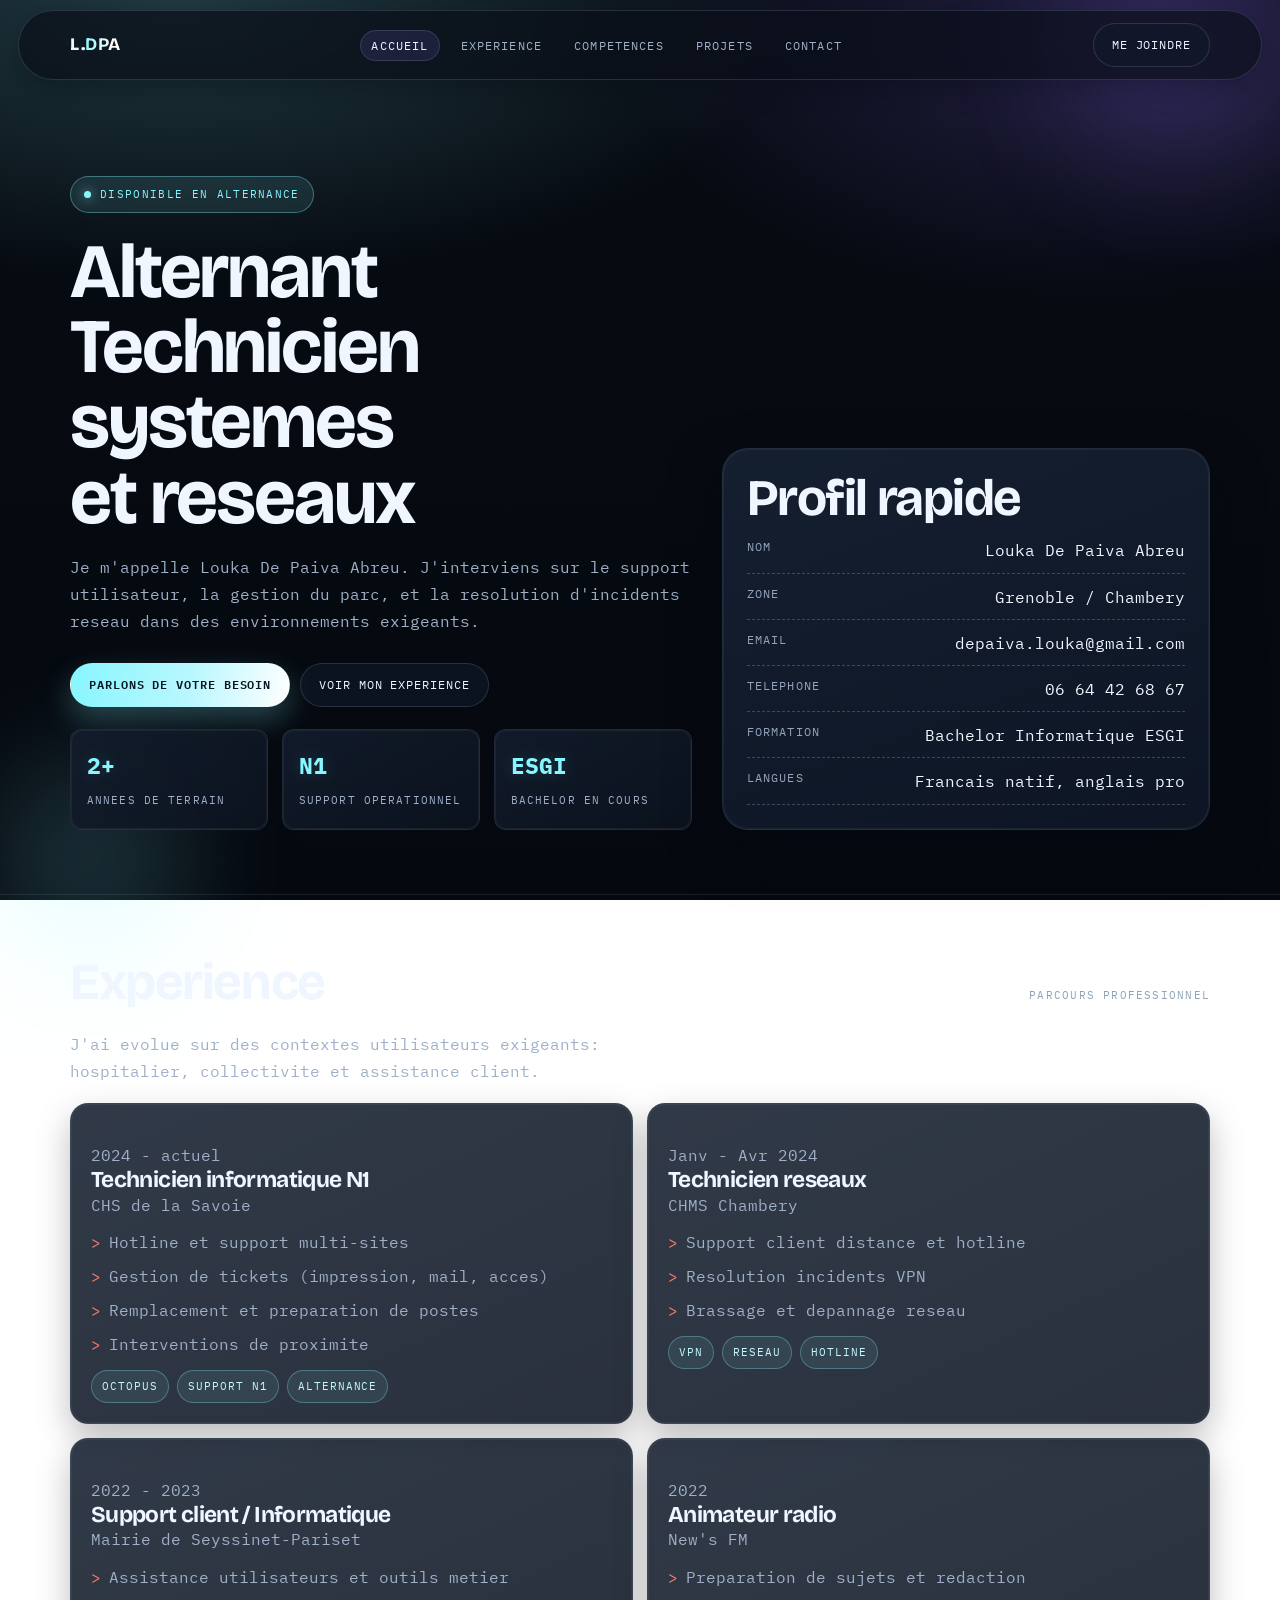
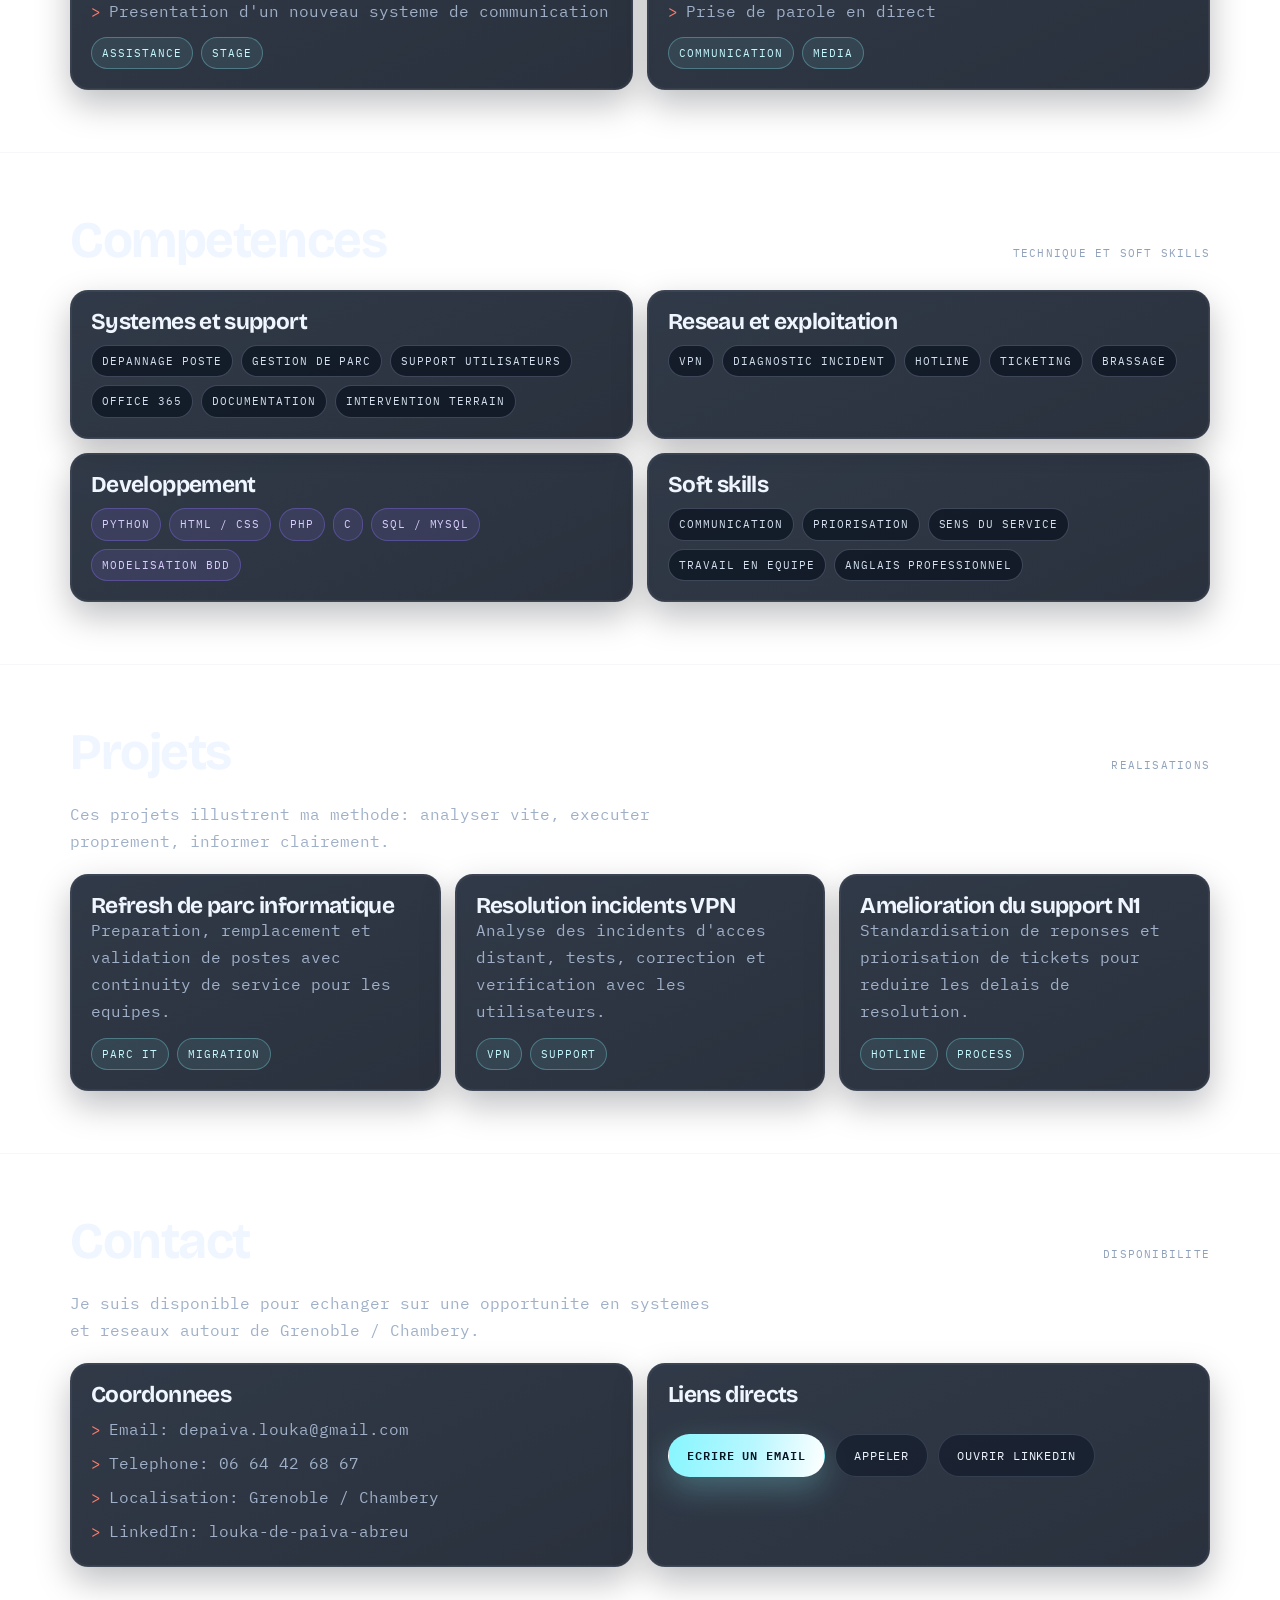
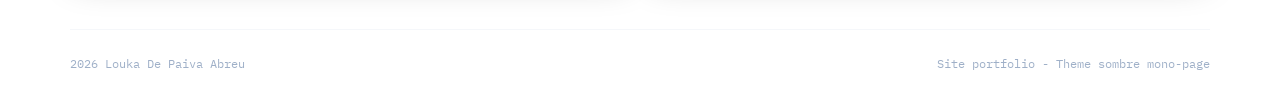
<file: index.html>
<!DOCTYPE html>
<html lang="fr">

<head>
  <meta charset="UTF-8" />
  <meta name="viewport" content="width=device-width, initial-scale=1.0" />
  <meta name="description" content="Accueil du portfolio de Louka De Paiva Abreu, technicien systemes et reseaux." />
  <title>Louka De Paiva Abreu | Accueil</title>
  <link rel="preconnect" href="https://fonts.googleapis.com" />
  <link rel="preconnect" href="https://fonts.gstatic.com" crossorigin />
  <link
    href="https://fonts.googleapis.com/css2?family=Bricolage+Grotesque:wght@500;700;800&family=IBM+Plex+Mono:wght@400;500&display=swap"
    rel="stylesheet" />
  <link rel="stylesheet" href="styles.css" />
</head>

<body>
  <div class="top-progress" id="topProgress" aria-hidden="true"></div>

  <nav class="nav">
    <div class="nav-inner">
      <a class="brand" href="#top">L.<strong>DPA</strong></a>
      <ul class="links">
        <li><a class="active" href="#top">Accueil</a></li>
        <li><a href="#experience">Experience</a></li>
        <li><a href="#competences">Competences</a></li>
        <li><a href="#projets">Projets</a></li>
        <li><a href="#contact">Contact</a></li>
      </ul>
      <a class="btn btn-secondary" href="#contact">Me joindre</a>
    </div>
  </nav>

  <header class="hero" id="top">
    <div class="wrap hero-grid">
      <div class="reveal">
        <p class="kicker">Disponible en alternance</p>
        <h1>Alternant Technicien systemes et reseaux</h1>
        <p class="lead">Je m'appelle Louka De Paiva Abreu. J'interviens sur le support utilisateur, la gestion du parc,
          et la resolution d'incidents reseau dans des environnements exigeants.</p>
        <div class="hero-actions">
          <a class="btn btn-primary" href="#contact">Parlons de votre besoin</a>
          <a class="btn btn-secondary" href="#experience">Voir mon experience</a>
        </div>

        <div class="quick-grid">
          <article class="metric">
            <strong>2+</strong>
            <span>Annees de terrain</span>
          </article>
          <article class="metric">
            <strong>N1</strong>
            <span>Support operationnel</span>
          </article>
          <article class="metric">
            <strong>ESGI</strong>
            <span>Bachelor en cours</span>
          </article>
        </div>
      </div>

      <aside class="panel reveal">
        <h2>Profil rapide</h2>
        <ul class="info-list">
          <li><span>Nom</span>Louka De Paiva Abreu</li>
          <li><span>Zone</span>Grenoble / Chambery</li>
          <li><span>Email</span>depaiva.louka@gmail.com</li>
          <li><span>Telephone</span>06 64 42 68 67</li>
          <li><span>Formation</span>Bachelor Informatique ESGI</li>
          <li><span>Langues</span>Francais natif, anglais pro</li>
        </ul>
      </aside>
    </div>
  </header>

  <section class="section" id="experience">
    <div class="wrap">
      <div class="title-row reveal">
        <h2>Experience</h2>
        <small>Parcours professionnel</small>
      </div>
      <p class="lead reveal">J'ai evolue sur des contextes utilisateurs exigeants: hospitalier, collectivite et
        assistance client.</p>
      <div class="grid-2" style="margin-top: 18px;">
        <article class="item reveal">
          <p class="lead">2024 - actuel</p>
          <h3>Technicien informatique N1</h3>
          <p>CHS de la Savoie</p>
          <ul>
            <li>Hotline et support multi-sites</li>
            <li>Gestion de tickets (impression, mail, acces)</li>
            <li>Remplacement et preparation de postes</li>
            <li>Interventions de proximite</li>
          </ul>
          <div class="tags">
            <span class="tag">Octopus</span>
            <span class="tag">Support N1</span>
            <span class="tag">Alternance</span>
          </div>
        </article>
        <article class="item reveal">
          <p class="lead">Janv - Avr 2024</p>
          <h3>Technicien reseaux</h3>
          <p>CHMS Chambery</p>
          <ul>
            <li>Support client distance et hotline</li>
            <li>Resolution incidents VPN</li>
            <li>Brassage et depannage reseau</li>
          </ul>
          <div class="tags">
            <span class="tag">VPN</span>
            <span class="tag">Reseau</span>
            <span class="tag">Hotline</span>
          </div>
        </article>
        <article class="item reveal">
          <p class="lead">2022 - 2023</p>
          <h3>Support client / Informatique</h3>
          <p>Mairie de Seyssinet-Pariset</p>
          <ul>
            <li>Assistance utilisateurs et outils metier</li>
            <li>Presentation d'un nouveau systeme de communication</li>
          </ul>
          <div class="tags">
            <span class="tag">Assistance</span>
            <span class="tag">Stage</span>
          </div>
        </article>
        <article class="item reveal">
          <p class="lead">2022</p>
          <h3>Animateur radio</h3>
          <p>New's FM</p>
          <ul>
            <li>Preparation de sujets et redaction</li>
            <li>Prise de parole en direct</li>
          </ul>
          <div class="tags">
            <span class="tag">Communication</span>
            <span class="tag">Media</span>
          </div>
        </article>
      </div>
    </div>
  </section>

  <section class="section" id="competences">
    <div class="wrap">
      <div class="title-row reveal">
        <h2>Competences</h2>
        <small>Technique et soft skills</small>
      </div>
      <div class="grid-2">
        <article class="item reveal">
          <h3>Systemes et support</h3>
          <div class="pills">
            <span class="pill">Depannage poste</span>
            <span class="pill">Gestion de parc</span>
            <span class="pill">Support utilisateurs</span>
            <span class="pill">Office 365</span>
            <span class="pill">Documentation</span>
            <span class="pill">Intervention terrain</span>
          </div>
        </article>

        <article class="item reveal">
          <h3>Reseau et exploitation</h3>
          <div class="pills">
            <span class="pill">VPN</span>
            <span class="pill">Diagnostic incident</span>
            <span class="pill">Hotline</span>
            <span class="pill">Ticketing</span>
            <span class="pill">Brassage</span>
          </div>
        </article>

        <article class="item reveal">
          <h3>Developpement</h3>
          <div class="pills">
            <span class="pill alt">Python</span>
            <span class="pill alt">HTML / CSS</span>
            <span class="pill alt">PHP</span>
            <span class="pill alt">C</span>
            <span class="pill alt">SQL / MySQL</span>
            <span class="pill alt">Modelisation BDD</span>
          </div>
        </article>

        <article class="item reveal">
          <h3>Soft skills</h3>
          <div class="pills">
            <span class="pill">Communication</span>
            <span class="pill">Priorisation</span>
            <span class="pill">Sens du service</span>
            <span class="pill">Travail en equipe</span>
            <span class="pill">Anglais professionnel</span>
          </div>
        </article>
      </div>
    </div>
  </section>

  <section class="section" id="projets">
    <div class="wrap">
      <div class="title-row reveal">
        <h2>Projets</h2>
        <small>Realisations</small>
      </div>
      <p class="lead reveal">Ces projets illustrent ma methode: analyser vite, executer proprement, informer clairement.
      </p>
      <div class="grid-3" style="margin-top: 18px;">
        <article class="item reveal">
          <h3>Refresh de parc informatique</h3>
          <p>Preparation, remplacement et validation de postes avec continuity de service pour les equipes.</p>
          <div class="tags">
            <span class="tag">Parc IT</span>
            <span class="tag">Migration</span>
          </div>
        </article>

        <article class="item reveal">
          <h3>Resolution incidents VPN</h3>
          <p>Analyse des incidents d'acces distant, tests, correction et verification avec les utilisateurs.</p>
          <div class="tags">
            <span class="tag">VPN</span>
            <span class="tag">Support</span>
          </div>
        </article>

        <article class="item reveal">
          <h3>Amelioration du support N1</h3>
          <p>Standardisation de reponses et priorisation de tickets pour reduire les delais de resolution.</p>
          <div class="tags">
            <span class="tag">Hotline</span>
            <span class="tag">Process</span>
          </div>
        </article>
      </div>
    </div>
  </section>

  <section class="section" id="contact">
    <div class="wrap">
      <div class="title-row reveal">
        <h2>Contact</h2>
        <small>Disponibilite</small>
      </div>
      <p class="lead reveal">Je suis disponible pour echanger sur une opportunite en systemes et reseaux autour de
        Grenoble / Chambery.</p>
      <div class="grid-2" style="margin-top: 18px;">
        <article class="item reveal">
          <h3>Coordonnees</h3>
          <ul>
            <li>Email: depaiva.louka@gmail.com</li>
            <li>Telephone: 06 64 42 68 67</li>
            <li>Localisation: Grenoble / Chambery</li>
            <li>LinkedIn: louka-de-paiva-abreu</li>
          </ul>
        </article>

        <article class="item reveal">
          <h3>Liens directs</h3>
          <div class="hero-actions">
            <a class="btn btn-primary" href="mailto:depaiva.louka@gmail.com">Ecrire un email</a>
            <a class="btn btn-secondary" href="tel:0664426867">Appeler</a>
            <a class="btn btn-secondary" href="https://www.linkedin.com/in/louka-de-paiva-abreu-9970092aa/"
              target="_blank" rel="noreferrer noopener">Ouvrir LinkedIn</a>
          </div>
        </article>
      </div>
    </div>
  </section>

  <footer class="footer wrap">
    <span id="yearLabel"></span>
    <span>Site portfolio - Theme sombre mono-page</span>
  </footer>

  <script src="main.js"></script>
</body>

</html>
</file>
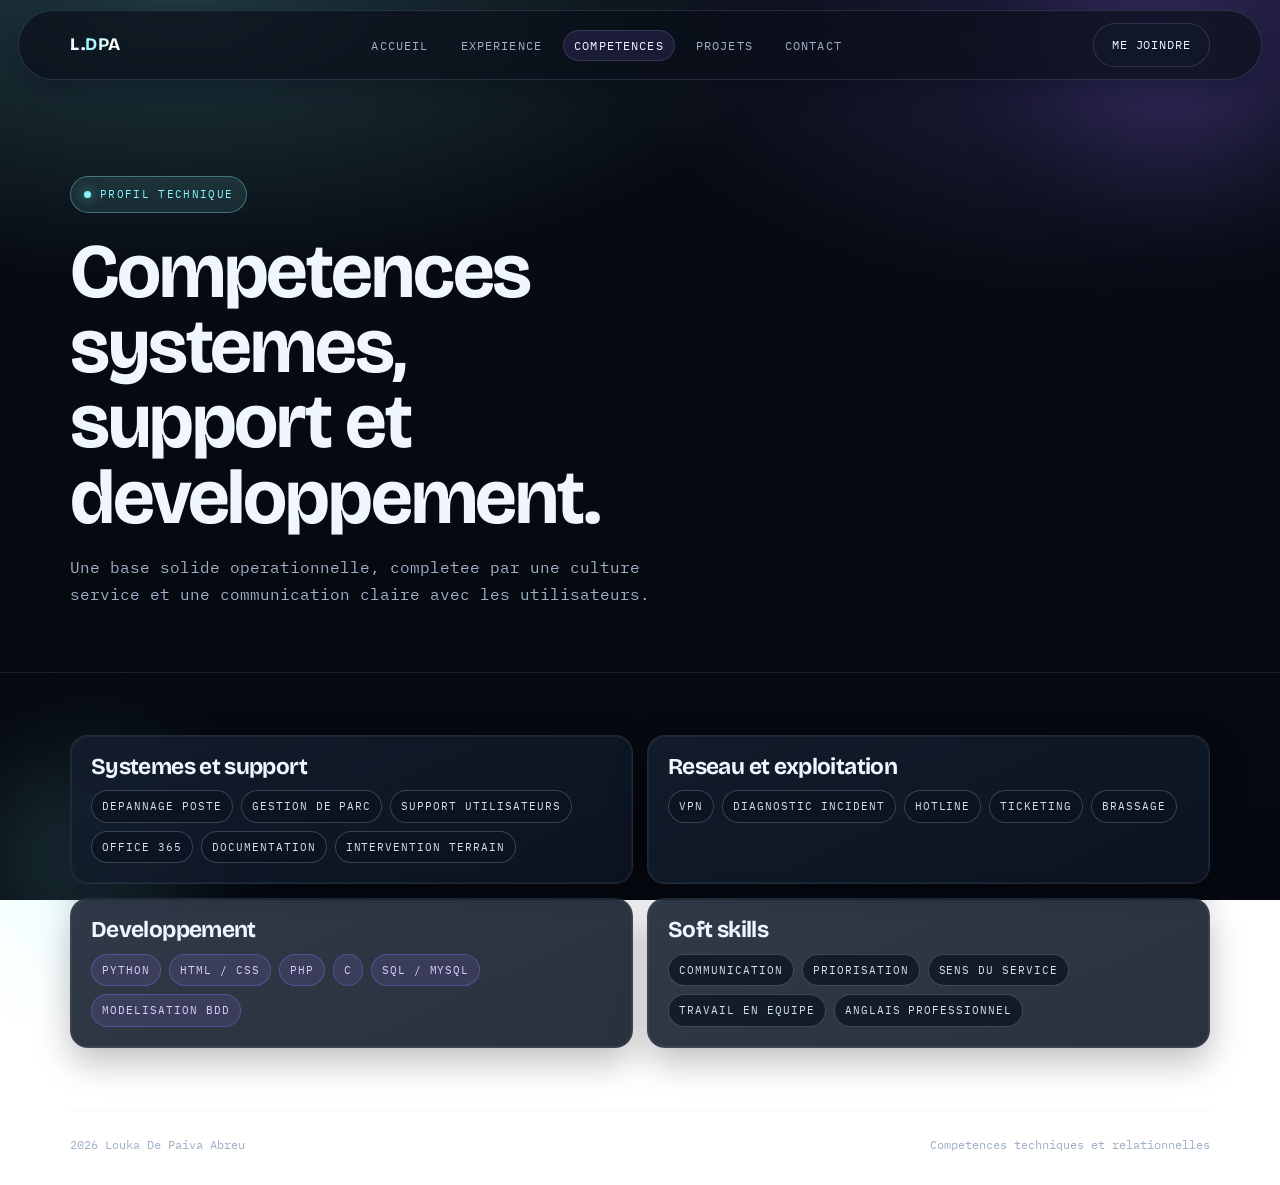
<file: competences.html>
<!DOCTYPE html>
<html lang="fr">
<head>
  <meta charset="UTF-8" />
  <meta name="viewport" content="width=device-width, initial-scale=1.0" />
  <meta name="description" content="Competences techniques et soft skills de Louka De Paiva Abreu." />
  <title>Louka De Paiva Abreu | Competences</title>
  <link rel="preconnect" href="https://fonts.googleapis.com" />
  <link rel="preconnect" href="https://fonts.gstatic.com" crossorigin />
  <link href="https://fonts.googleapis.com/css2?family=Bricolage+Grotesque:wght@500;700;800&family=IBM+Plex+Mono:wght@400;500&display=swap" rel="stylesheet" />
  <link rel="stylesheet" href="styles.css" />
</head>
<body>
  <div class="top-progress" id="topProgress" aria-hidden="true"></div>

  <nav class="nav">
    <div class="nav-inner">
      <a class="brand" href="index.html">L.<strong>DPA</strong></a>
      <ul class="links">
        <li><a href="index.html">Accueil</a></li>
        <li><a href="experience.html">Experience</a></li>
        <li><a class="active" href="competences.html">Competences</a></li>
        <li><a href="projets.html">Projets</a></li>
        <li><a href="contact.html">Contact</a></li>
      </ul>
      <a class="btn btn-secondary" href="contact.html">Me joindre</a>
    </div>
  </nav>

  <header class="page-head">
    <div class="wrap reveal">
      <p class="kicker">Profil technique</p>
      <h1>Competences systemes, support et developpement.</h1>
      <p class="lead">Une base solide operationnelle, completee par une culture service et une communication claire avec les utilisateurs.</p>
    </div>
  </header>

  <main class="section">
    <div class="wrap grid-2">
      <article class="item reveal">
        <h3>Systemes et support</h3>
        <div class="pills">
          <span class="pill">Depannage poste</span>
          <span class="pill">Gestion de parc</span>
          <span class="pill">Support utilisateurs</span>
          <span class="pill">Office 365</span>
          <span class="pill">Documentation</span>
          <span class="pill">Intervention terrain</span>
        </div>
      </article>

      <article class="item reveal">
        <h3>Reseau et exploitation</h3>
        <div class="pills">
          <span class="pill">VPN</span>
          <span class="pill">Diagnostic incident</span>
          <span class="pill">Hotline</span>
          <span class="pill">Ticketing</span>
          <span class="pill">Brassage</span>
        </div>
      </article>

      <article class="item reveal">
        <h3>Developpement</h3>
        <div class="pills">
          <span class="pill alt">Python</span>
          <span class="pill alt">HTML / CSS</span>
          <span class="pill alt">PHP</span>
          <span class="pill alt">C</span>
          <span class="pill alt">SQL / MySQL</span>
          <span class="pill alt">Modelisation BDD</span>
        </div>
      </article>

      <article class="item reveal">
        <h3>Soft skills</h3>
        <div class="pills">
          <span class="pill">Communication</span>
          <span class="pill">Priorisation</span>
          <span class="pill">Sens du service</span>
          <span class="pill">Travail en equipe</span>
          <span class="pill">Anglais professionnel</span>
        </div>
      </article>
    </div>
  </main>

  <footer class="footer wrap">
    <span id="yearLabel"></span>
    <span>Competences techniques et relationnelles</span>
  </footer>

  <script src="main.js"></script>
</body>
</html>
</file>
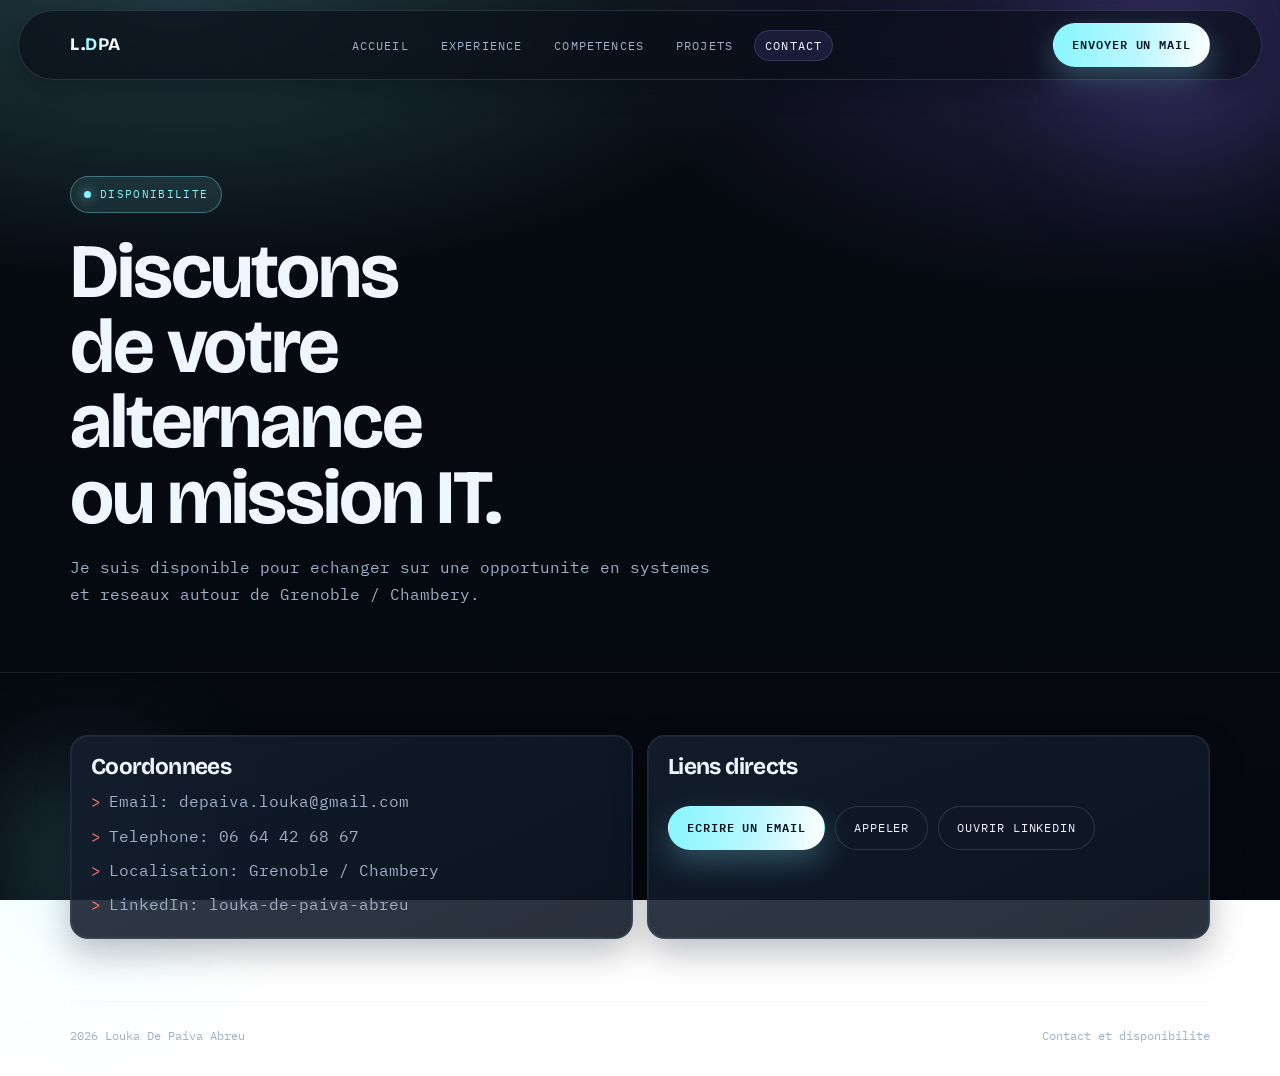
<file: contact.html>
<!DOCTYPE html>
<html lang="fr">
<head>
  <meta charset="UTF-8" />
  <meta name="viewport" content="width=device-width, initial-scale=1.0" />
  <meta name="description" content="Contact de Louka De Paiva Abreu pour une alternance systemes et reseaux." />
  <title>Louka De Paiva Abreu | Contact</title>
  <link rel="preconnect" href="https://fonts.googleapis.com" />
  <link rel="preconnect" href="https://fonts.gstatic.com" crossorigin />
  <link href="https://fonts.googleapis.com/css2?family=Bricolage+Grotesque:wght@500;700;800&family=IBM+Plex+Mono:wght@400;500&display=swap" rel="stylesheet" />
  <link rel="stylesheet" href="styles.css" />
</head>
<body>
  <div class="top-progress" id="topProgress" aria-hidden="true"></div>

  <nav class="nav">
    <div class="nav-inner">
      <a class="brand" href="index.html">L.<strong>DPA</strong></a>
      <ul class="links">
        <li><a href="index.html">Accueil</a></li>
        <li><a href="experience.html">Experience</a></li>
        <li><a href="competences.html">Competences</a></li>
        <li><a href="projets.html">Projets</a></li>
        <li><a class="active" href="contact.html">Contact</a></li>
      </ul>
      <a class="btn btn-primary" href="mailto:depaiva.louka@gmail.com">Envoyer un mail</a>
    </div>
  </nav>

  <header class="page-head">
    <div class="wrap reveal">
      <p class="kicker">Disponibilite</p>
      <h1>Discutons de votre alternance ou mission IT.</h1>
      <p class="lead">Je suis disponible pour echanger sur une opportunite en systemes et reseaux autour de Grenoble / Chambery.</p>
    </div>
  </header>

  <main class="section">
    <div class="wrap grid-2">
      <article class="item reveal">
        <h3>Coordonnees</h3>
        <ul>
          <li>Email: depaiva.louka@gmail.com</li>
          <li>Telephone: 06 64 42 68 67</li>
          <li>Localisation: Grenoble / Chambery</li>
          <li>LinkedIn: louka-de-paiva-abreu</li>
        </ul>
      </article>

      <article class="item reveal">
        <h3>Liens directs</h3>
        <div class="hero-actions">
          <a class="btn btn-primary" href="mailto:depaiva.louka@gmail.com">Ecrire un email</a>
          <a class="btn btn-secondary" href="tel:0664426867">Appeler</a>
          <a class="btn btn-secondary" href="https://www.linkedin.com/in/louka-de-paiva-abreu-9970092aa/" target="_blank" rel="noreferrer noopener">Ouvrir LinkedIn</a>
        </div>
      </article>
    </div>
  </main>

  <footer class="footer wrap">
    <span id="yearLabel"></span>
    <span>Contact et disponibilite</span>
  </footer>

  <script src="main.js"></script>
</body>
</html>
</file>
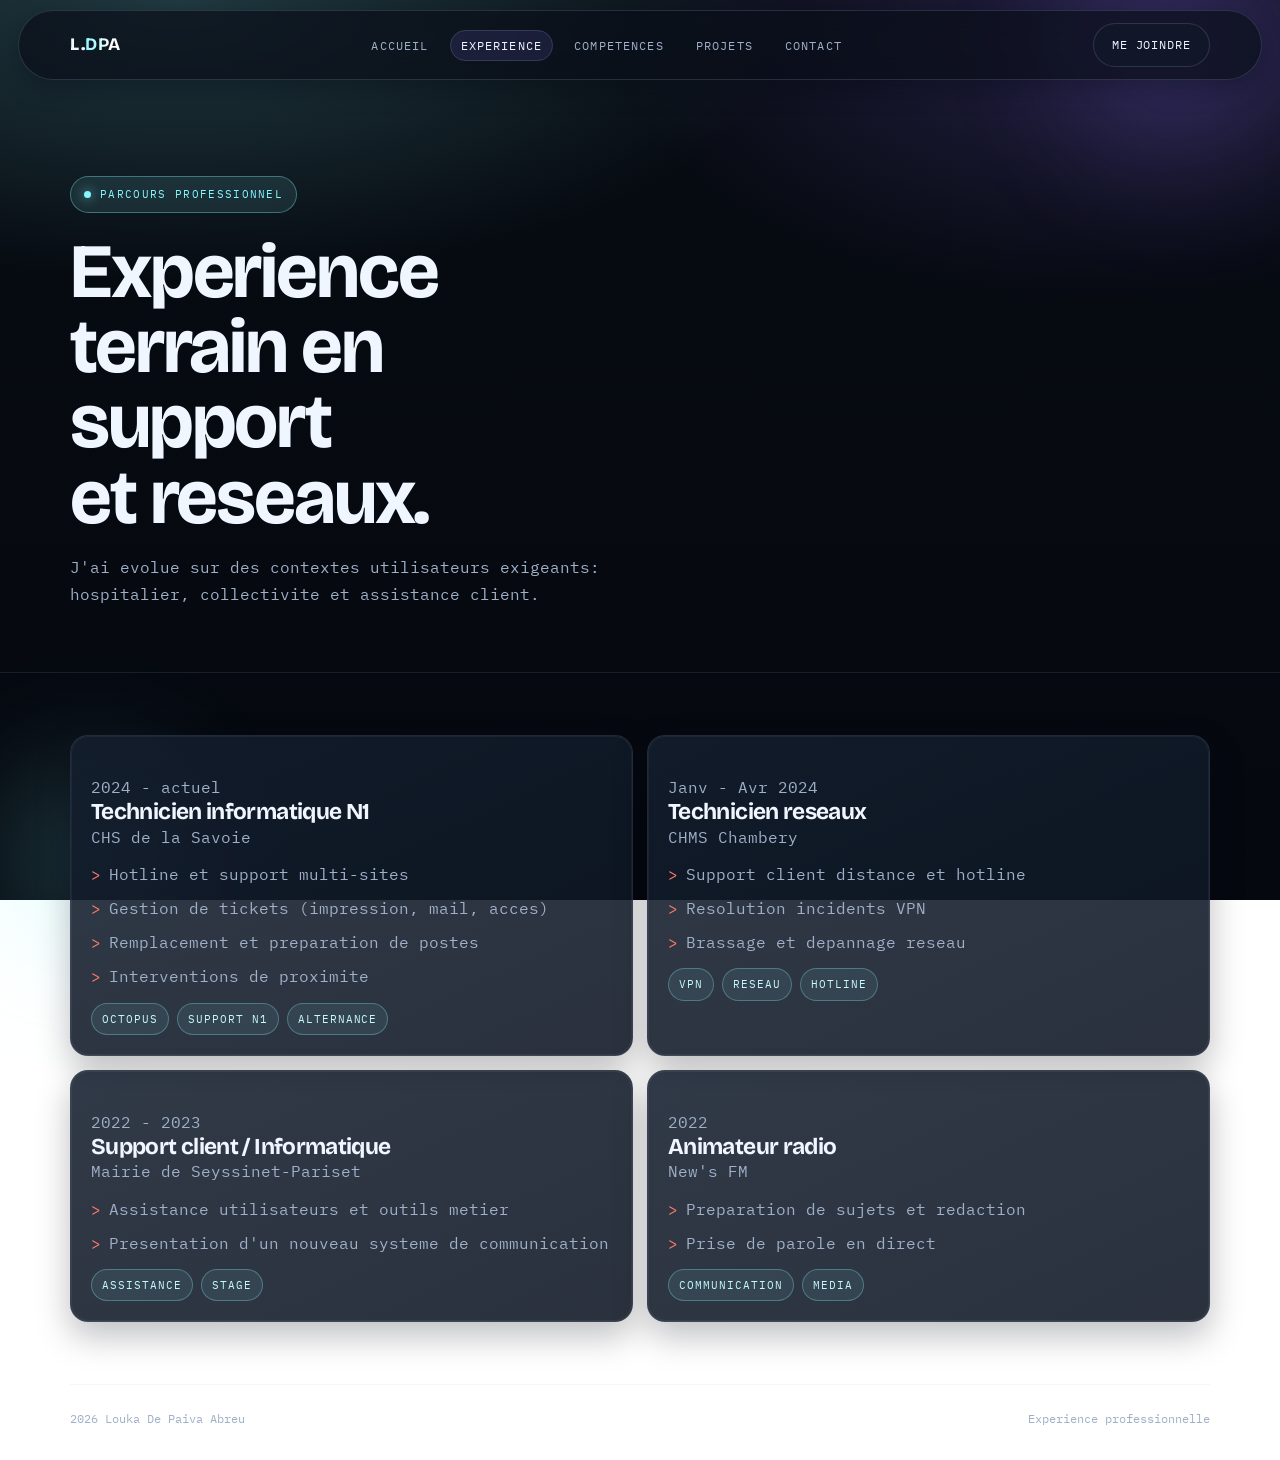
<file: experience.html>
<!DOCTYPE html>
<html lang="fr">
<head>
  <meta charset="UTF-8" />
  <meta name="viewport" content="width=device-width, initial-scale=1.0" />
  <meta name="description" content="Experience de Louka De Paiva Abreu en support informatique et reseaux." />
  <title>Louka De Paiva Abreu | Experience</title>
  <link rel="preconnect" href="https://fonts.googleapis.com" />
  <link rel="preconnect" href="https://fonts.gstatic.com" crossorigin />
  <link href="https://fonts.googleapis.com/css2?family=Bricolage+Grotesque:wght@500;700;800&family=IBM+Plex+Mono:wght@400;500&display=swap" rel="stylesheet" />
  <link rel="stylesheet" href="styles.css" />
</head>
<body>
  <div class="top-progress" id="topProgress" aria-hidden="true"></div>

  <nav class="nav">
    <div class="nav-inner">
      <a class="brand" href="index.html">L.<strong>DPA</strong></a>
      <ul class="links">
        <li><a href="index.html">Accueil</a></li>
        <li><a class="active" href="experience.html">Experience</a></li>
        <li><a href="competences.html">Competences</a></li>
        <li><a href="projets.html">Projets</a></li>
        <li><a href="contact.html">Contact</a></li>
      </ul>
      <a class="btn btn-secondary" href="contact.html">Me joindre</a>
    </div>
  </nav>

  <header class="page-head">
    <div class="wrap reveal">
      <p class="kicker">Parcours professionnel</p>
      <h1>Experience terrain en support et reseaux.</h1>
      <p class="lead">J'ai evolue sur des contextes utilisateurs exigeants: hospitalier, collectivite et assistance client.</p>
    </div>
  </header>

  <main class="section">
    <div class="wrap grid-2">
      <article class="item reveal">
        <p class="lead">2024 - actuel</p>
        <h3>Technicien informatique N1</h3>
        <p>CHS de la Savoie</p>
        <ul>
          <li>Hotline et support multi-sites</li>
          <li>Gestion de tickets (impression, mail, acces)</li>
          <li>Remplacement et preparation de postes</li>
          <li>Interventions de proximite</li>
        </ul>
        <div class="tags">
          <span class="tag">Octopus</span>
          <span class="tag">Support N1</span>
          <span class="tag">Alternance</span>
        </div>
      </article>

      <article class="item reveal">
        <p class="lead">Janv - Avr 2024</p>
        <h3>Technicien reseaux</h3>
        <p>CHMS Chambery</p>
        <ul>
          <li>Support client distance et hotline</li>
          <li>Resolution incidents VPN</li>
          <li>Brassage et depannage reseau</li>
        </ul>
        <div class="tags">
          <span class="tag">VPN</span>
          <span class="tag">Reseau</span>
          <span class="tag">Hotline</span>
        </div>
      </article>

      <article class="item reveal">
        <p class="lead">2022 - 2023</p>
        <h3>Support client / Informatique</h3>
        <p>Mairie de Seyssinet-Pariset</p>
        <ul>
          <li>Assistance utilisateurs et outils metier</li>
          <li>Presentation d'un nouveau systeme de communication</li>
        </ul>
        <div class="tags">
          <span class="tag">Assistance</span>
          <span class="tag">Stage</span>
        </div>
      </article>

      <article class="item reveal">
        <p class="lead">2022</p>
        <h3>Animateur radio</h3>
        <p>New's FM</p>
        <ul>
          <li>Preparation de sujets et redaction</li>
          <li>Prise de parole en direct</li>
        </ul>
        <div class="tags">
          <span class="tag">Communication</span>
          <span class="tag">Media</span>
        </div>
      </article>
    </div>
  </main>

  <footer class="footer wrap">
    <span id="yearLabel"></span>
    <span>Experience professionnelle</span>
  </footer>

  <script src="main.js"></script>
</body>
</html>
</file>
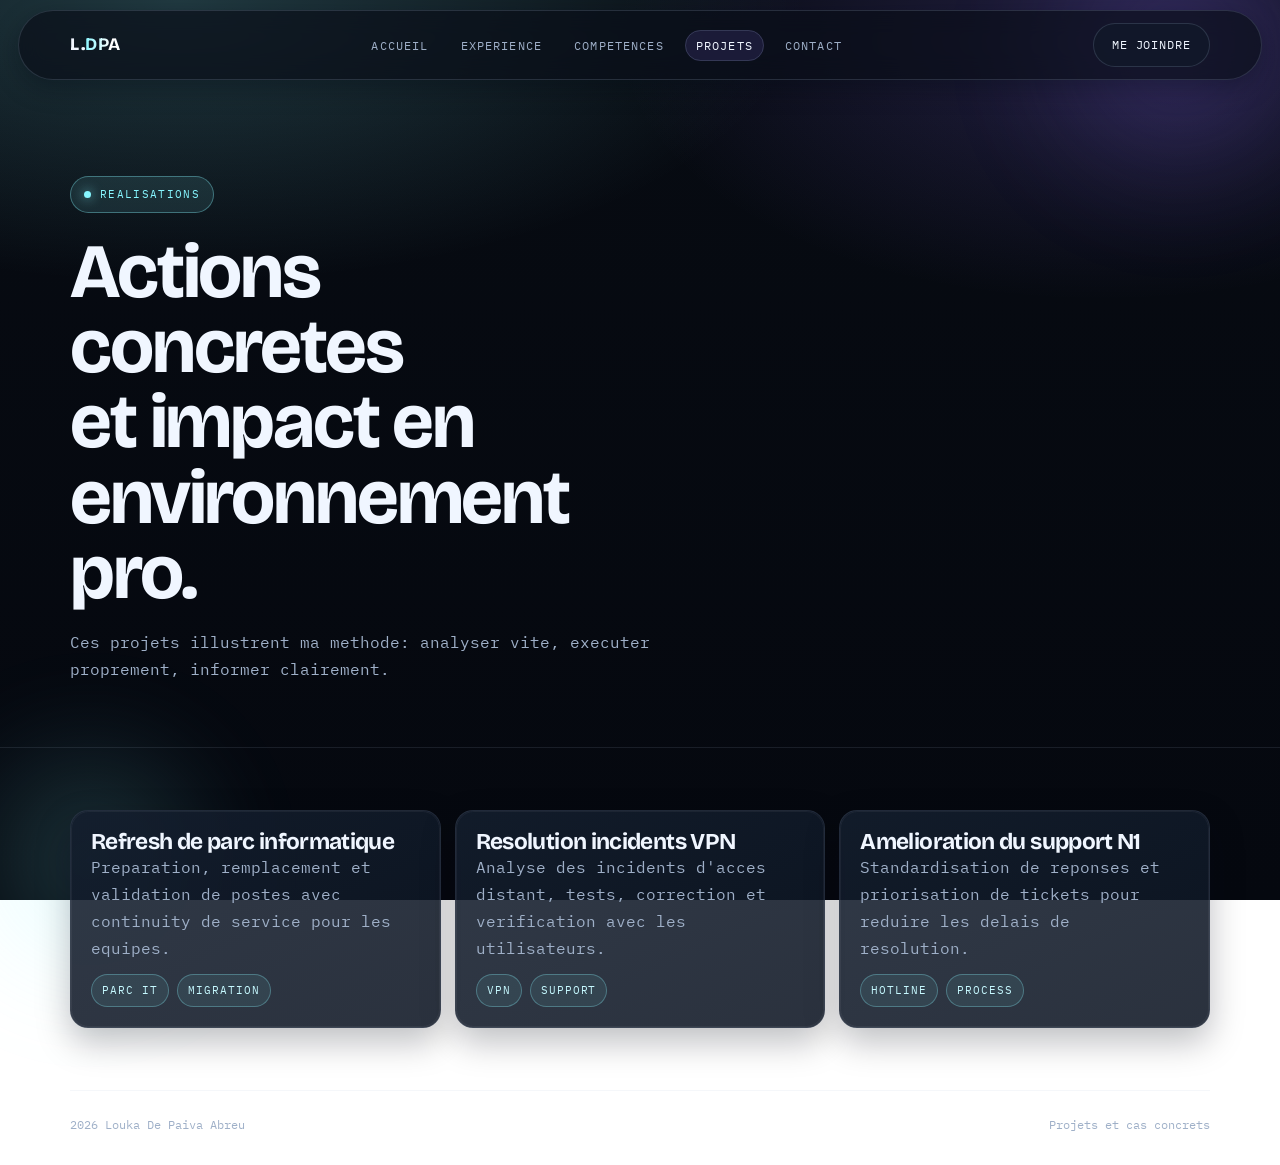
<file: projets.html>
<!DOCTYPE html>
<html lang="fr">
<head>
  <meta charset="UTF-8" />
  <meta name="viewport" content="width=device-width, initial-scale=1.0" />
  <meta name="description" content="Projets et realisations de Louka De Paiva Abreu." />
  <title>Louka De Paiva Abreu | Projets</title>
  <link rel="preconnect" href="https://fonts.googleapis.com" />
  <link rel="preconnect" href="https://fonts.gstatic.com" crossorigin />
  <link href="https://fonts.googleapis.com/css2?family=Bricolage+Grotesque:wght@500;700;800&family=IBM+Plex+Mono:wght@400;500&display=swap" rel="stylesheet" />
  <link rel="stylesheet" href="styles.css" />
</head>
<body>
  <div class="top-progress" id="topProgress" aria-hidden="true"></div>

  <nav class="nav">
    <div class="nav-inner">
      <a class="brand" href="index.html">L.<strong>DPA</strong></a>
      <ul class="links">
        <li><a href="index.html">Accueil</a></li>
        <li><a href="experience.html">Experience</a></li>
        <li><a href="competences.html">Competences</a></li>
        <li><a class="active" href="projets.html">Projets</a></li>
        <li><a href="contact.html">Contact</a></li>
      </ul>
      <a class="btn btn-secondary" href="contact.html">Me joindre</a>
    </div>
  </nav>

  <header class="page-head">
    <div class="wrap reveal">
      <p class="kicker">Realisations</p>
      <h1>Actions concretes et impact en environnement pro.</h1>
      <p class="lead">Ces projets illustrent ma methode: analyser vite, executer proprement, informer clairement.</p>
    </div>
  </header>

  <main class="section">
    <div class="wrap grid-3">
      <article class="item reveal">
        <h3>Refresh de parc informatique</h3>
        <p>Preparation, remplacement et validation de postes avec continuity de service pour les equipes.</p>
        <div class="tags">
          <span class="tag">Parc IT</span>
          <span class="tag">Migration</span>
        </div>
      </article>

      <article class="item reveal">
        <h3>Resolution incidents VPN</h3>
        <p>Analyse des incidents d'acces distant, tests, correction et verification avec les utilisateurs.</p>
        <div class="tags">
          <span class="tag">VPN</span>
          <span class="tag">Support</span>
        </div>
      </article>

      <article class="item reveal">
        <h3>Amelioration du support N1</h3>
        <p>Standardisation de reponses et priorisation de tickets pour reduire les delais de resolution.</p>
        <div class="tags">
          <span class="tag">Hotline</span>
          <span class="tag">Process</span>
        </div>
      </article>
    </div>
  </main>

  <footer class="footer wrap">
    <span id="yearLabel"></span>
    <span>Projets et cas concrets</span>
  </footer>

  <script src="main.js"></script>
</body>
</html>
</file>
<file: styles.css>
:root {
  --bg: #05080f;
  --bg-soft: #0b1220;
  --surface: rgba(17, 26, 42, 0.74);
  --surface-strong: rgba(19, 31, 49, 0.94);
  --line: rgba(168, 187, 215, 0.18);
  --line-soft: rgba(168, 187, 215, 0.12);
  --text: #f0f6ff;
  --muted: #9fb0c8;
  --accent: #87f6ff;
  --accent-2: #8f70ff;
  --accent-3: #ff7c6b;
  --shadow: 0 22px 50px rgba(2, 7, 15, 0.5);
  --radius-lg: 26px;
  --radius-md: 18px;
  --radius-sm: 12px;
  --max: 1140px;
}

html[data-theme="light"] {
  --bg: #eff3f8;
  --bg-soft: #f6f8fc;
  --surface: rgba(255, 255, 255, 0.75);
  --surface-strong: rgba(255, 255, 255, 0.96);
  --line: rgba(50, 73, 103, 0.2);
  --line-soft: rgba(50, 73, 103, 0.14);
  --text: #112033;
  --muted: #4a607a;
  --accent: #0284c7;
  --accent-2: #6d28d9;
  --accent-3: #dc2626;
  --shadow: 0 22px 50px rgba(46, 64, 90, 0.16);
}

* {
  box-sizing: border-box;
  margin: 0;
  padding: 0;
}

html {
  scroll-behavior: smooth;
}

section[id],
header[id] {
  scroll-margin-top: 110px;
}

body {
  min-height: 100%;
  color: var(--text);
  font-family: "IBM Plex Mono", monospace;
  line-height: 1.7;
  background:
    radial-gradient(70% 45% at 14% 0%, rgba(135, 246, 255, 0.2), transparent 70%),
    radial-gradient(54% 42% at 86% 4%, rgba(143, 112, 255, 0.2), transparent 70%),
    linear-gradient(180deg, #070b12 0%, var(--bg) 100%);
  background-attachment: fixed;
}

html[data-theme="light"] body {
  background:
    radial-gradient(70% 45% at 14% 0%, rgba(2, 132, 199, 0.14), transparent 70%),
    radial-gradient(54% 42% at 86% 4%, rgba(109, 40, 217, 0.11), transparent 70%),
    linear-gradient(180deg, #f9fcff 0%, var(--bg) 100%);
}

body::before,
body::after {
  content: "";
  position: fixed;
  z-index: -1;
  pointer-events: none;
  filter: blur(56px);
  opacity: 0.26;
}

body::before {
  width: 360px;
  height: 360px;
  top: -130px;
  right: -80px;
  border-radius: 50%;
  background: radial-gradient(circle at center, var(--accent-2), transparent 66%);
}

body::after {
  width: 320px;
  height: 320px;
  bottom: -120px;
  left: -70px;
  border-radius: 50%;
  background: radial-gradient(circle at center, var(--accent), transparent 64%);
}

.wrap {
  width: min(var(--max), 100% - 48px);
  margin: 0 auto;
}

.top-progress {
  position: fixed;
  top: 0;
  left: 0;
  width: 0;
  height: 3px;
  z-index: 999;
  background: linear-gradient(90deg, var(--accent), var(--accent-2), var(--accent-3));
  box-shadow: 0 0 24px rgba(135, 246, 255, 0.45);
}

.nav {
  position: sticky;
  top: 10px;
  z-index: 200;
  margin: 10px 18px 0;
  border: 1px solid var(--line);
  border-radius: 999px;
  background: rgba(9, 14, 25, 0.68);
  backdrop-filter: blur(12px);
  box-shadow: 0 8px 24px rgba(3, 8, 18, 0.34);
}

html[data-theme="light"] .nav {
  background: rgba(255, 255, 255, 0.78);
  box-shadow: 0 8px 24px rgba(46, 64, 90, 0.16);
}

.nav-inner {
  width: min(var(--max), 100% - 22px);
  margin: 0 auto;
  min-height: 68px;
  display: flex;
  align-items: center;
  justify-content: space-between;
  gap: 16px;
}

.brand {
  text-decoration: none;
  color: var(--text);
  font-family: "Bricolage Grotesque", sans-serif;
  font-weight: 800;
  font-size: 1.1rem;
  letter-spacing: 0.03em;
}

.brand strong {
  background: linear-gradient(95deg, var(--accent), #ffffff 70%);
  -webkit-background-clip: text;
  background-clip: text;
  color: transparent;
}

.links {
  list-style: none;
  display: flex;
  gap: 10px;
  flex-wrap: wrap;
}

.links a {
  text-decoration: none;
  color: var(--muted);
  text-transform: uppercase;
  letter-spacing: 0.1em;
  font-size: 0.72rem;
  padding: 7px 10px;
  border-radius: 999px;
  border: 1px solid transparent;
  transition: color 0.25s ease, border-color 0.25s ease, background 0.25s ease;
}

.links a:hover,
.links a:focus-visible,
.links a.active {
  color: var(--text);
  border-color: var(--line);
  background: rgba(143, 112, 255, 0.13);
  outline: none;
}

.btn {
  display: inline-flex;
  align-items: center;
  justify-content: center;
  text-decoration: none;
  border-radius: 999px;
  border: 1px solid transparent;
  padding: 11px 18px;
  text-transform: uppercase;
  letter-spacing: 0.08em;
  font-size: 0.72rem;
  transition: transform 0.22s ease, border-color 0.22s ease, box-shadow 0.22s ease, background 0.22s ease;
}

.btn:hover,
.btn:focus-visible {
  transform: translateY(-2px);
  outline: none;
}

.btn-primary {
  color: #081623;
  font-weight: 600;
  background: linear-gradient(100deg, var(--accent) 0%, #baf7ff 55%, #ffffff 100%);
  box-shadow: 0 12px 30px rgba(135, 246, 255, 0.26);
}

.btn-primary:hover,
.btn-primary:focus-visible {
  box-shadow: 0 16px 34px rgba(135, 246, 255, 0.35);
}

.btn-secondary {
  color: var(--text);
  border-color: var(--line);
  background: rgba(17, 26, 42, 0.64);
}

html[data-theme="light"] .btn-secondary {
  background: rgba(255, 255, 255, 0.75);
}

.btn-small {
  padding: 8px 12px;
  font-size: 0.66rem;
}

.nav-tools {
  display: flex;
  align-items: center;
  gap: 8px;
  flex-wrap: wrap;
  justify-content: flex-end;
}

.lang-switch {
  display: inline-flex;
  gap: 4px;
  padding: 3px;
  border: 1px solid var(--line);
  border-radius: 999px;
  background: rgba(17, 26, 42, 0.36);
}

html[data-theme="light"] .lang-switch {
  background: rgba(255, 255, 255, 0.8);
}

.toggle-chip {
  border: 0;
  border-radius: 999px;
  background: transparent;
  color: var(--muted);
  font-size: 0.66rem;
  text-transform: uppercase;
  letter-spacing: 0.08em;
  padding: 6px 10px;
  cursor: pointer;
}

.toggle-chip.is-active {
  background: linear-gradient(110deg, rgba(135, 246, 255, 0.32), rgba(143, 112, 255, 0.3));
  color: var(--text);
}

html[data-theme="light"] .toggle-chip.is-active {
  background: linear-gradient(110deg, rgba(2, 132, 199, 0.2), rgba(109, 40, 217, 0.16));
}

.btn-secondary:hover,
.btn-secondary:focus-visible {
  border-color: rgba(135, 246, 255, 0.5);
}

.hero,
.page-head {
  padding: 96px 0 64px;
}

.hero-grid {
  display: grid;
  grid-template-columns: 1.12fr 0.88fr;
  gap: 30px;
  align-items: end;
}

.kicker {
  display: inline-flex;
  align-items: center;
  gap: 9px;
  border: 1px solid rgba(135, 246, 255, 0.35);
  background: rgba(135, 246, 255, 0.1);
  color: var(--accent);
  border-radius: 999px;
  text-transform: uppercase;
  letter-spacing: 0.12em;
  font-size: 0.69rem;
  padding: 8px 13px;
  margin-bottom: 22px;
}

.kicker::before {
  content: "";
  width: 7px;
  height: 7px;
  border-radius: 999px;
  background: var(--accent);
  box-shadow: 0 0 12px rgba(135, 246, 255, 0.8);
}

h1,
h2,
h3 {
  font-family: "Bricolage Grotesque", sans-serif;
  line-height: 0.98;
  letter-spacing: -0.028em;
}

h1 {
  font-size: clamp(2.6rem, 6vw, 5.6rem);
  max-width: 10.8ch;
  text-wrap: balance;
}

h2 {
  font-size: clamp(2rem, 4vw, 3.25rem);
  text-wrap: balance;
}

h3 {
  font-size: 1.42rem;
}

.lead {
  color: var(--muted);
  margin-top: 18px;
  max-width: 64ch;
}

.hero-actions {
  margin-top: 28px;
  display: flex;
  gap: 10px;
  flex-wrap: wrap;
}

.card,
.panel,
.item,
.metric {
  position: relative;
  overflow: hidden;
}

.card::before,
.panel::before,
.item::before,
.metric::before {
  content: "";
  position: absolute;
  inset: 0;
  border-radius: inherit;
  pointer-events: none;
  border: 1px solid rgba(255, 255, 255, 0.05);
}

.panel {
  background: linear-gradient(160deg, rgba(22, 34, 52, 0.9) 0%, rgba(15, 24, 39, 0.9) 100%);
  border: 1px solid var(--line-soft);
  border-radius: var(--radius-lg);
  box-shadow: var(--shadow);
  backdrop-filter: blur(4px);
  padding: 24px;
}

html[data-theme="light"] .panel {
  background: linear-gradient(160deg, rgba(255, 255, 255, 0.95) 0%, rgba(245, 249, 255, 0.95) 100%);
}

.info-list {
  list-style: none;
  margin-top: 14px;
  display: grid;
  gap: 10px;
}

.info-list li {
  display: flex;
  justify-content: space-between;
  gap: 10px;
  border-bottom: 1px dashed rgba(159, 176, 200, 0.3);
  padding-bottom: 8px;
}

.info-list span {
  color: #93a4bc;
  font-size: 0.72rem;
  text-transform: uppercase;
  letter-spacing: 0.1em;
}

.quick-grid,
.grid-2,
.grid-3 {
  display: grid;
  gap: 14px;
}

.quick-grid {
  margin-top: 22px;
  grid-template-columns: repeat(3, minmax(0, 1fr));
}

.grid-2 {
  grid-template-columns: repeat(2, minmax(0, 1fr));
}

.grid-3 {
  grid-template-columns: repeat(3, minmax(0, 1fr));
}

.metric {
  border: 1px solid var(--line-soft);
  border-radius: var(--radius-sm);
  background: linear-gradient(150deg, rgba(19, 29, 44, 0.9), rgba(12, 20, 32, 0.9));
  padding: 16px;
}

html[data-theme="light"] .metric {
  background: linear-gradient(150deg, rgba(255, 255, 255, 0.9), rgba(245, 250, 255, 0.9));
}

.metric strong {
  display: block;
  font-size: 1.45rem;
  color: var(--accent);
  text-shadow: 0 0 18px rgba(135, 246, 255, 0.2);
}

.metric span {
  color: var(--muted);
  text-transform: uppercase;
  letter-spacing: 0.1em;
  font-size: 0.7rem;
}

.section {
  padding: 62px 0;
  border-top: 1px solid var(--line-soft);
}

.title-row {
  margin-bottom: 24px;
  display: flex;
  align-items: baseline;
  justify-content: space-between;
  gap: 14px;
}

.title-row small {
  color: #90a2bb;
  text-transform: uppercase;
  letter-spacing: 0.11em;
  font-size: 0.69rem;
}

.item {
  border: 1px solid var(--line-soft);
  border-radius: var(--radius-md);
  background: linear-gradient(155deg, rgba(20, 30, 46, 0.88), rgba(13, 21, 35, 0.88));
  box-shadow: 0 14px 34px rgba(3, 8, 18, 0.26);
  padding: 20px;
  transition: transform 0.24s ease, border-color 0.24s ease, box-shadow 0.24s ease;
}

html[data-theme="light"] .item {
  background: linear-gradient(155deg, rgba(255, 255, 255, 0.95), rgba(246, 250, 255, 0.95));
  box-shadow: 0 10px 24px rgba(46, 64, 90, 0.12);
}

.item:hover {
  transform: translateY(-4px);
  border-color: rgba(135, 246, 255, 0.28);
  box-shadow: 0 18px 36px rgba(3, 8, 18, 0.34);
}

.item p,
.item li {
  color: var(--muted);
}

.item ul {
  list-style: none;
  display: grid;
  gap: 7px;
  margin-top: 10px;
}

.item li::before {
  content: ">";
  margin-right: 8px;
  color: var(--accent-3);
}

.tags,
.pills {
  display: flex;
  flex-wrap: wrap;
  gap: 8px;
  margin-top: 12px;
}

.tag,
.pill {
  border-radius: 999px;
  font-size: 0.68rem;
  text-transform: uppercase;
  letter-spacing: 0.09em;
  padding: 6px 10px;
}

.tag {
  border: 1px solid rgba(135, 246, 255, 0.3);
  background: rgba(135, 246, 255, 0.08);
  color: #c6f9ff;
}

.pill {
  border: 1px solid rgba(168, 187, 215, 0.28);
  background: rgba(12, 20, 33, 0.74);
  color: #d5e1f0;
}

html[data-theme="light"] .pill {
  color: #1f3652;
  background: rgba(255, 255, 255, 0.9);
}

html[data-theme="light"] .tag {
  color: #0f4f76;
  background: rgba(2, 132, 199, 0.1);
  border-color: rgba(2, 132, 199, 0.32);
}

html[data-theme="light"] .pill.alt {
  color: #5f2db6;
}

.filter-row {
  margin-top: 14px;
  display: flex;
  flex-wrap: wrap;
  gap: 8px;
}

.filter-btn {
  border: 1px solid var(--line);
  background: rgba(17, 26, 42, 0.45);
  color: var(--muted);
  border-radius: 999px;
  padding: 7px 12px;
  font-size: 0.68rem;
  text-transform: uppercase;
  letter-spacing: 0.09em;
  cursor: pointer;
}

.filter-btn.active {
  color: var(--text);
  border-color: rgba(135, 246, 255, 0.44);
  background: rgba(135, 246, 255, 0.18);
}

html[data-theme="light"] .filter-btn {
  background: rgba(255, 255, 255, 0.85);
}

html[data-theme="light"] .filter-btn.active {
  background: rgba(2, 132, 199, 0.16);
  border-color: rgba(2, 132, 199, 0.35);
}

.project-card.hidden {
  display: none;
}

.copy-feedback {
  margin-top: 10px;
  min-height: 1.4em;
  color: var(--accent);
  font-size: 0.8rem;
}

.back-to-top {
  position: fixed;
  right: 18px;
  bottom: 18px;
  width: 42px;
  height: 42px;
  border-radius: 999px;
  border: 1px solid var(--line);
  background: rgba(17, 26, 42, 0.72);
  color: var(--text);
  font-size: 1.1rem;
  cursor: pointer;
  opacity: 0;
  transform: translateY(8px);
  pointer-events: none;
  transition: opacity 0.2s ease, transform 0.2s ease;
}

.back-to-top.show {
  opacity: 1;
  transform: translateY(0);
  pointer-events: auto;
}

html[data-theme="light"] .back-to-top {
  background: rgba(255, 255, 255, 0.85);
}

.pill.alt {
  border-color: rgba(143, 112, 255, 0.36);
  background: rgba(143, 112, 255, 0.12);
  color: #d9cfff;
}

.footer {
  border-top: 1px solid var(--line-soft);
  color: var(--muted);
  font-size: 0.74rem;
  padding: 24px 0 30px;
  display: flex;
  flex-wrap: wrap;
  justify-content: space-between;
  gap: 8px;
}

.reveal {
  opacity: 0;
  transform: translateY(20px);
  transition: opacity 0.55s ease, transform 0.55s ease;
}

.reveal.show {
  opacity: 1;
  transform: translateY(0);
}

@media (max-width: 980px) {

  .hero-grid,
  .grid-3 {
    grid-template-columns: 1fr;
  }

  .grid-2 {
    grid-template-columns: 1fr;
  }
}

@media (max-width: 740px) {
  .nav {
    position: static;
    margin: 0;
    border-radius: 0;
    border-left: 0;
    border-right: 0;
  }

  .nav-inner,
  .wrap {
    width: min(var(--max), 100% - 26px);
  }

  .links {
    display: none;
  }

  .nav-tools {
    width: 100%;
    justify-content: flex-start;
  }

  .quick-grid {
    grid-template-columns: 1fr;
  }

  .hero,
  .page-head {
    padding-top: 42px;
  }

  h1 {
    font-size: clamp(2.1rem, 9vw, 3.3rem);
  }
}

@media (prefers-reduced-motion: reduce) {

  *,
  *::before,
  *::after {
    animation-duration: 0.001ms !important;
    animation-iteration-count: 1 !important;
    transition-duration: 0.001ms !important;
    scroll-behavior: auto !important;
  }
}
</file>
